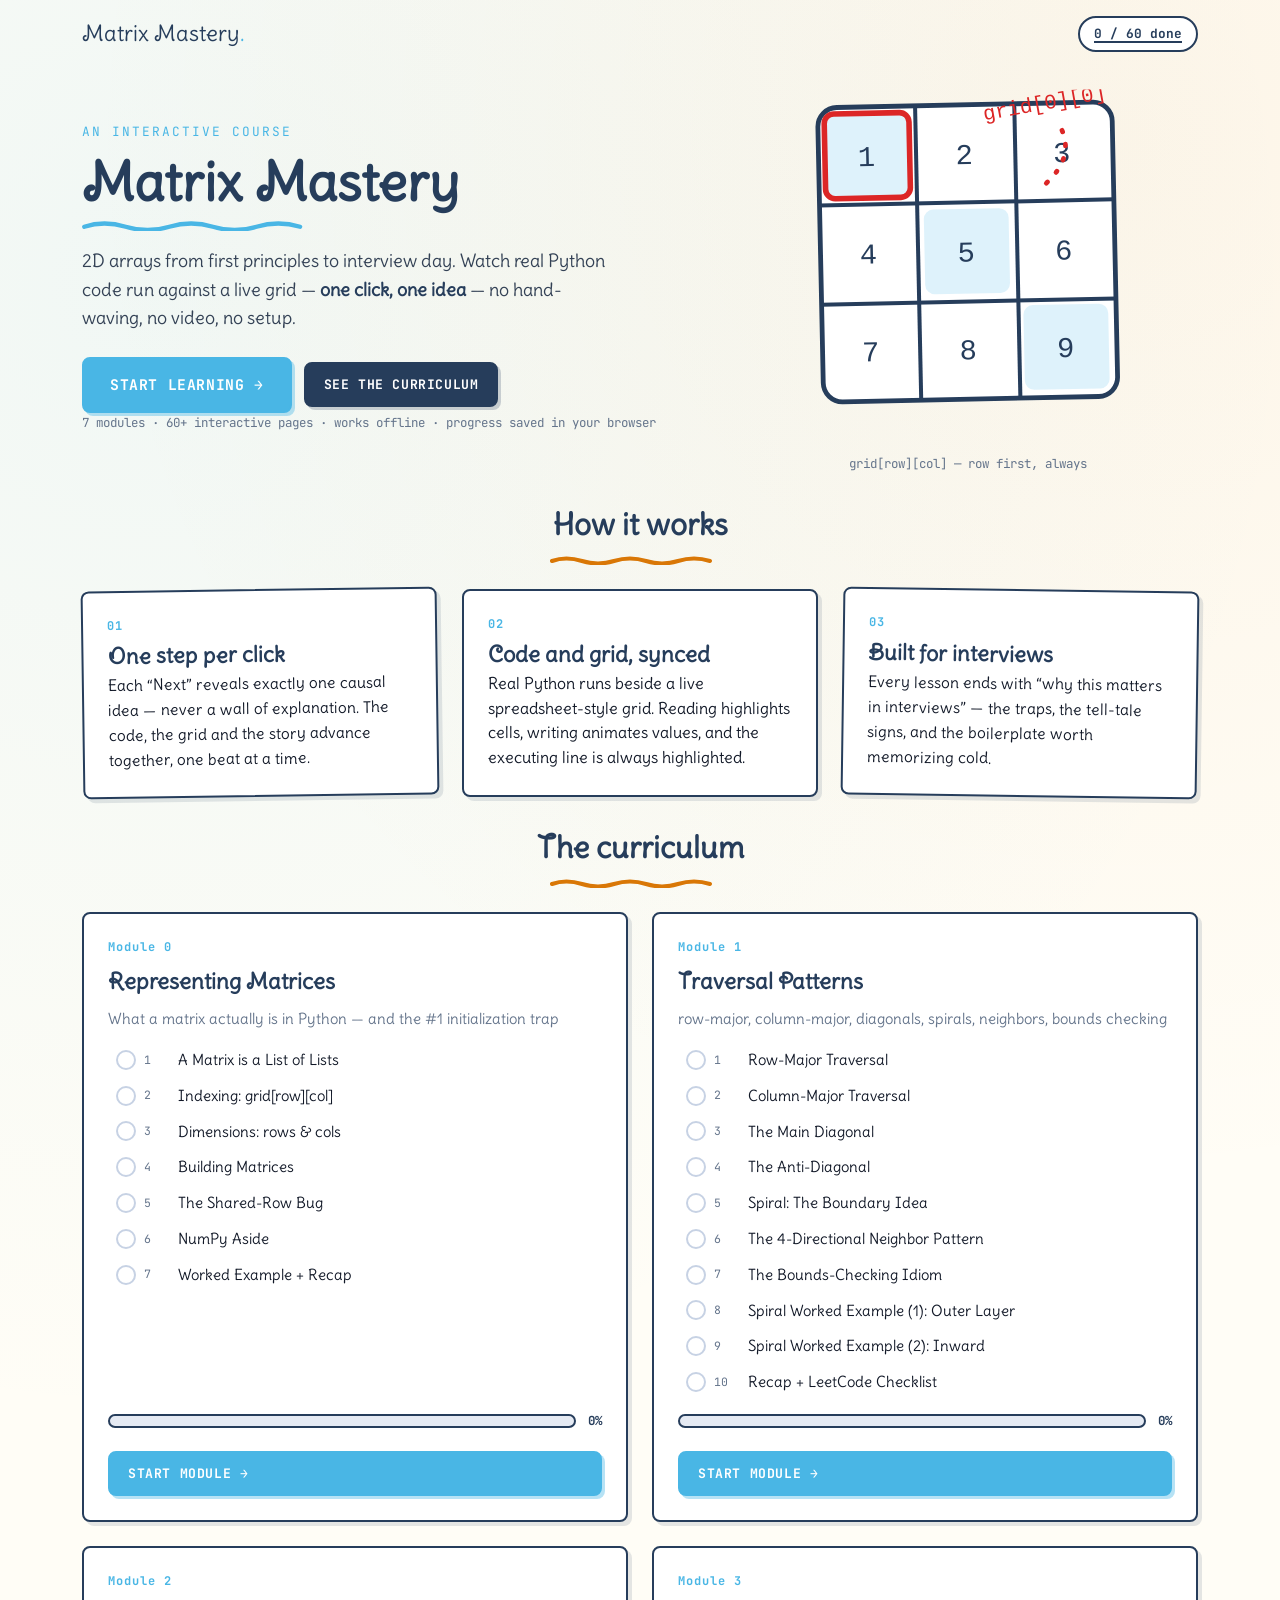
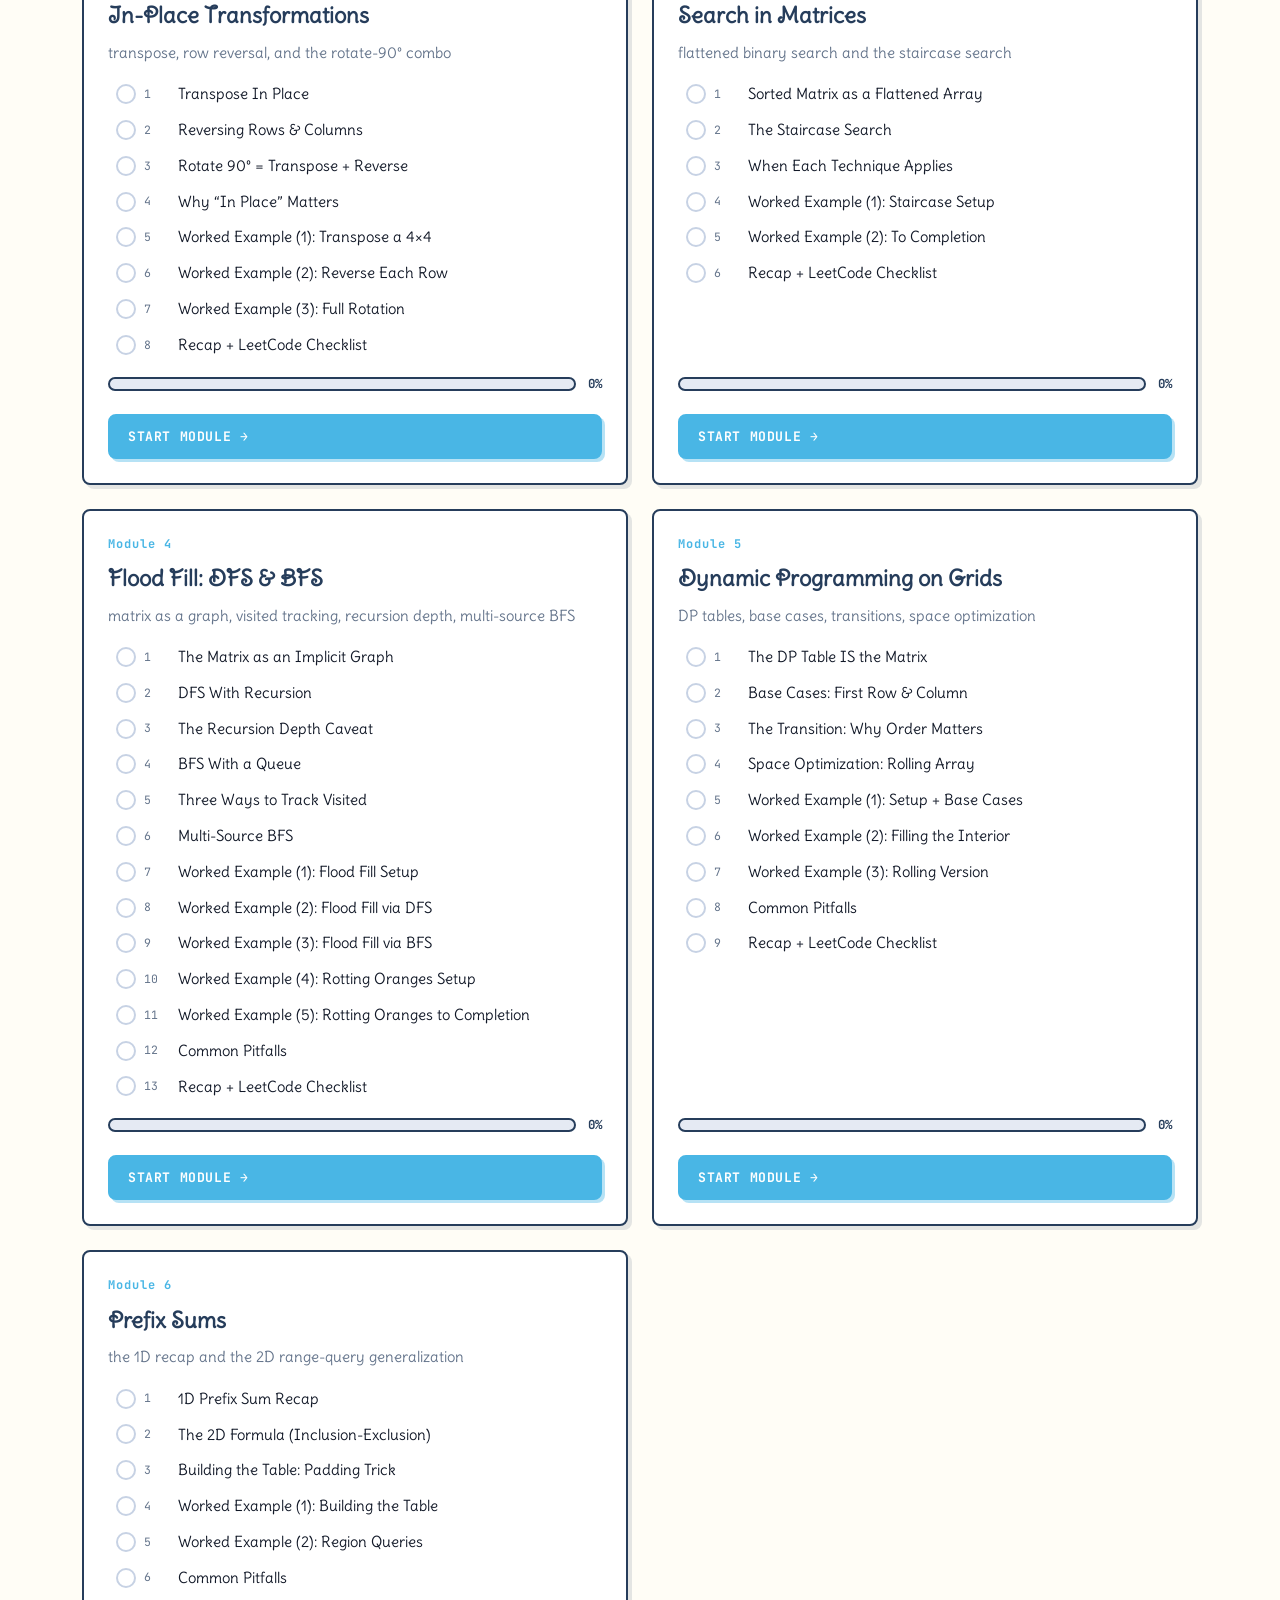
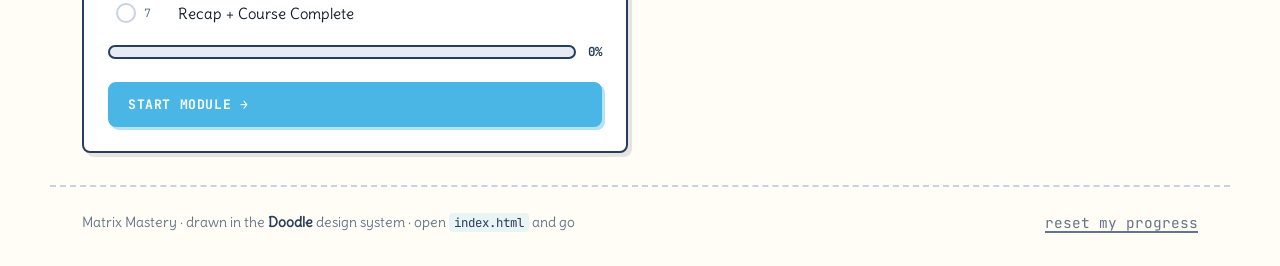
<file: index.html>
<!DOCTYPE html>
<html lang="en">
<head>
<meta charset="UTF-8">
<meta name="viewport" content="width=device-width, initial-scale=1.0">
<title>Matrix Mastery — Learn 2D arrays for coding interviews</title>
<link rel="preconnect" href="https://fonts.googleapis.com">
<link rel="preconnect" href="https://fonts.gstatic.com" crossorigin>
<link href="https://fonts.googleapis.com/css2?family=Delius+Swash+Caps&family=Delius&family=JetBrains+Mono:wght@400;500;700&display=swap" rel="stylesheet">
<link rel="stylesheet" href="css/style.css">
</head>
<body>

<header class="site-header">
  <a class="brand" href="index.html">Matrix Mastery<span class="tick">.</span></a>
  <a class="chip" id="progress-chip" href="#curriculum">0 / 7 done</a>
</header>

<section class="hero">
  <div class="hero-left">
    <div class="hero-eyebrow mono">an interactive course</div>
    <h1>Matrix Mastery</h1>
    <svg class="hero-squiggle" viewBox="0 0 220 12" aria-hidden="true">
      <path d="M2 8 Q 20 2 40 8 T 80 8 T 120 8 T 160 8 T 200 8" fill="none" stroke="#49B6E5" stroke-width="4" stroke-linecap="round"/>
    </svg>
    <p class="hero-sub">2D arrays from first principles to interview day. Watch real Python code run against a live grid — <strong>one click, one idea</strong> — no hand-waving, no video, no setup.</p>
    <div class="hero-cta">
      <a class="btn primary big" href="lesson.html?m=0&amp;p=1">Start learning →</a>
      <a class="btn" href="#curriculum">See the curriculum</a>
    </div>
    <p class="hero-note mono">7 modules · 60+ interactive pages · works offline · progress saved in your browser</p>
  </div>
  <div class="hero-grid-wrap">
    <svg class="hero-grid" viewBox="0 0 200 216" role="img" aria-label="A 3 by 3 grid with the diagonal cells highlighted">
      <g class="wobble">
        <rect x="8" y="8" width="184" height="184" rx="12" fill="#fff" stroke="#263D5B" stroke-width="3"/>
        <line x1="69" y1="8" x2="69" y2="192" stroke="#263D5B" stroke-width="2.5"/>
        <line x1="131" y1="8" x2="131" y2="192" stroke="#263D5B" stroke-width="2.5"/>
        <line x1="8" y1="69" x2="192" y2="69" stroke="#263D5B" stroke-width="2.5"/>
        <line x1="8" y1="131" x2="192" y2="131" stroke="#263D5B" stroke-width="2.5"/>
        <rect x="12" y="12" width="53" height="53" rx="6" fill="#49B6E5" opacity="0.18"/>
        <rect x="73" y="73" width="53" height="53" rx="6" fill="#49B6E5" opacity="0.18"/>
        <rect x="134" y="134" width="53" height="53" rx="6" fill="#49B6E5" opacity="0.18"/>
        <text x="38" y="45" font-family="monospace" font-size="18" fill="#263D5B" text-anchor="middle">1</text>
        <text x="99" y="45" font-family="monospace" font-size="18" fill="#263D5B" text-anchor="middle">2</text>
        <text x="160" y="45" font-family="monospace" font-size="18" fill="#263D5B" text-anchor="middle">3</text>
        <text x="38" y="106" font-family="monospace" font-size="18" fill="#263D5B" text-anchor="middle">4</text>
        <text x="99" y="106" font-family="monospace" font-size="18" fill="#263D5B" text-anchor="middle">5</text>
        <text x="160" y="106" font-family="monospace" font-size="18" fill="#263D5B" text-anchor="middle">6</text>
        <text x="38" y="167" font-family="monospace" font-size="18" fill="#263D5B" text-anchor="middle">7</text>
        <text x="99" y="167" font-family="monospace" font-size="18" fill="#263D5B" text-anchor="middle">8</text>
        <text x="160" y="167" font-family="monospace" font-size="18" fill="#263D5B" text-anchor="middle">9</text>
        <rect x="12" y="12" width="53" height="53" rx="6" fill="none" stroke="#DC2626" stroke-width="3.5"/>
      </g>
      <path d="M 150 58 Q 168 42 160 24" fill="none" stroke="#DC2626" stroke-width="3" stroke-linecap="round" stroke-dasharray="1 8"/>
      <text x="112" y="18" font-family="monospace" font-size="13" fill="#DC2626" transform="rotate(-9 112 18)">grid[0][0]</text>
    </svg>
    <div class="hero-grid-caption mono">grid[row][col] — row first, always</div>
  </div>
</section>

<section class="section">
  <div class="section-head">
    <h2>How it works</h2>
    <svg class="squiggle" viewBox="0 0 180 10" aria-hidden="true">
      <path d="M2 6 Q 16 1 32 6 T 64 6 T 96 6 T 128 6 T 160 6" fill="none" stroke="#D97706" stroke-width="4" stroke-linecap="round"/>
    </svg>
  </div>
  <div class="how-cards">
    <div class="how-card card">
      <div class="how-num mono">01</div>
      <h3>One step per click</h3>
      <p>Each “Next” reveals exactly one causal idea — never a wall of explanation. The code, the grid and the story advance together, one beat at a time.</p>
    </div>
    <div class="how-card card">
      <div class="how-num mono">02</div>
      <h3>Code and grid, synced</h3>
      <p>Real Python runs beside a live spreadsheet-style grid. Reading highlights cells, writing animates values, and the executing line is always highlighted.</p>
    </div>
    <div class="how-card card">
      <div class="how-num mono">03</div>
      <h3>Built for interviews</h3>
      <p>Every lesson ends with “why this matters in interviews” — the traps, the tell-tale signs, and the boilerplate worth memorizing cold.</p>
    </div>
  </div>
</section>

<section class="section" id="curriculum">
  <div class="section-head">
    <h2>The curriculum</h2>
    <svg class="squiggle" viewBox="0 0 180 10" aria-hidden="true">
      <path d="M2 6 Q 16 1 32 6 T 64 6 T 96 6 T 128 6 T 160 6" fill="none" stroke="#D97706" stroke-width="4" stroke-linecap="round"/>
    </svg>
  </div>
  <div class="mod-list" id="modules"><!-- modules rendered by js/course.js --></div>
</section>

<footer class="footer">
  <span>Matrix Mastery · drawn in the <strong>Doodle</strong> design system · open <code>index.html</code> and go</span>
  <a href="#" id="reset-progress" class="mono">reset my progress</a>
</footer>

<script src="js/course.js"></script>
<script>
(function () {
  "use strict";

  function h(tag, cls, html) {
    var e = document.createElement(tag);
    if (cls) e.className = cls;
    if (html != null) e.innerHTML = html;
    return e;
  }

  function updateChip() {
    var live = COURSE.modules.filter(function (m) { return m.status === "live" && m.lessons.length; });
    var total = 0, done = 0;
    live.forEach(function (m) {
      m.lessons.forEach(function (l) {
        total++;
        if (COURSE.isComplete(l.id)) done++;
      });
    });
    var chip = document.getElementById("progress-chip");
    chip.textContent = done + " / " + total + " done";
    chip.classList.toggle("chip--done", total > 0 && done === total);
  }

  function moduleCard(m) {
    var card = h("div", "card mod-card" + (m.status !== "live" ? " mod-card--soon" : ""));
    var head = h("div", "mod-head");
    head.appendChild(h("span", "mod-num mono", "Module " + m.id));
    if (m.status !== "live") head.appendChild(h("span", "stamp", "coming soon"));
    card.appendChild(head);
    card.appendChild(h("h3", "mod-title", m.title));

    if (m.status === "live" && m.lessons.length) {
      card.appendChild(h("p", "mod-tagline", m.tagline));
      var ul = h("ul", "lessons");
      m.lessons.forEach(function (l, i) {
        var row = h("a", "lesson-row" + (COURSE.isComplete(l.id) ? " done" : ""),
          '<span class="check">✓</span><span class="num mono">' + (i + 1) + "</span><span>" + l.title + "</span>");
        row.href = "lesson.html?m=" + m.id + "&p=" + (i + 1);
        ul.appendChild(row);
      });
      card.appendChild(ul);

      var p = COURSE.moduleProgress(m);
      var bar = h("div", "progress");
      bar.appendChild(h("div", "progress-bar", '<div class="progress-fill" style="width:' + Math.round(p * 100) + '%"></div>'));
      bar.appendChild(h("span", "progress-num mono", Math.round(p * 100) + "%"));
      card.appendChild(bar);

      var firstIncomplete = m.lessons.findIndex(function (l) { return !COURSE.isComplete(l.id); });
      var target = firstIncomplete === -1 ? 1 : firstIncomplete + 1;
      var cta = h("a", "btn primary mod-cta", firstIncomplete === -1 ? "Review module ✓" : "Start module →");
      cta.href = "lesson.html?m=" + m.id + "&p=" + target;
      card.appendChild(cta);
    } else {
      card.appendChild(h("p", "mod-tagline", m.tagline + " Lessons for this module are sketched out and being authored."));
    }
    return card;
  }

  function render() {
    var wrap = document.getElementById("modules");
    COURSE.modules.forEach(function (m) { wrap.appendChild(moduleCard(m)); });
    updateChip();
  }

  document.getElementById("reset-progress").addEventListener("click", function (e) {
    e.preventDefault();
    localStorage.removeItem(COURSE.progressKey);
    window.location.reload();
  });

  render();
})();
</script>
</body>
</html>
</file>
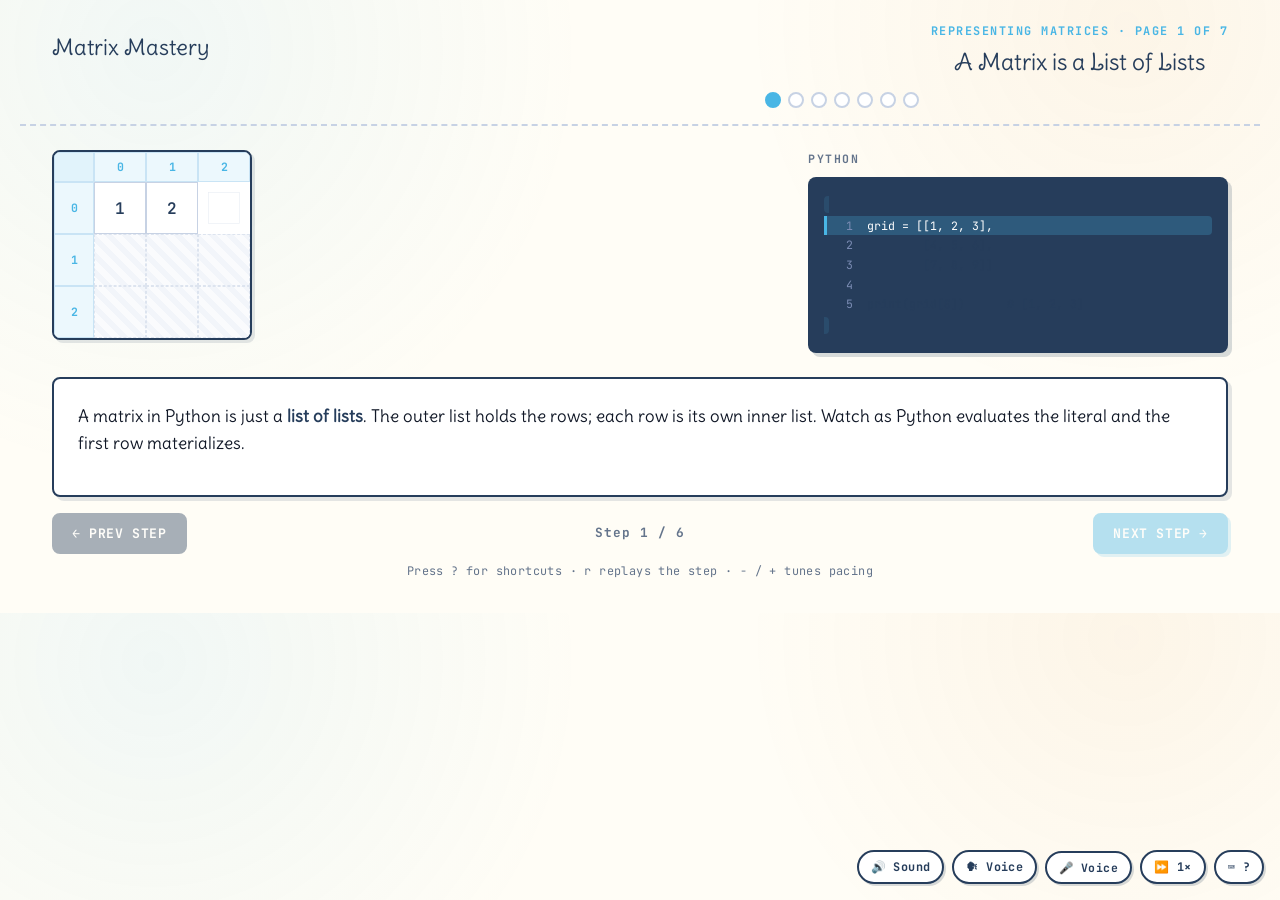
<file: lesson.html>
<!DOCTYPE html>
<html lang="en">
<head>
<meta charset="UTF-8">
<meta name="viewport" content="width=device-width, initial-scale=1.0">
<title>Lesson — Matrix Mastery</title>
<link rel="preconnect" href="https://fonts.googleapis.com">
<link rel="preconnect" href="https://fonts.gstatic.com" crossorigin>
<link href="https://fonts.googleapis.com/css2?family=Delius+Swash+Caps&family=Delius&family=JetBrains+Mono:wght@400;500;700&display=swap" rel="stylesheet">
<link rel="stylesheet" href="css/style.css">
</head>
<body>

<div id="app"></div>

<script src="js/course.js"></script>
<script src="js/audio.js"></script>
<script>
  /* Load the lesson file for ?m=<module>&p=<page> as a classic script so the
     whole thing works from file:// with zero build steps. */
  (function () {
    var q = new URLSearchParams(location.search);
    var m = q.get("m") || "0";
    var p = q.get("p") || "1";
    window.__lessonId = "m" + m + "-p" + p;
    document.write('<script src="js/lessons/' + window.__lessonId + '.js"><\/script>');
  })();
</script>
<script src="js/engine.js"></script>
<script>
  window.addEventListener("DOMContentLoaded", function () {
    var def = window.LESSONS && window.LESSONS[window.__lessonId];
    if (def) {
      document.title = def.title + " — Matrix Mastery";
      LessonEngine.mount(def, { module: def.module, page: def.page });
    } else {
      document.getElementById("app").innerHTML =
        '<main class="lesson-main"><div class="card"><h2>Lesson not found</h2>' +
        '<p>The lesson <code>' + window.__lessonId + '</code> does not exist yet. ' +
        '<a href="index.html">Back to the course home</a>.</p></div></main>';
    }
  });
</script>
</body>
</html>
</file>
<file: css/style.css>
/* ============================================================
   Matrix Mastery — Doodle design system
   Hand-drawn, playful, sketch-like. Tokens from DESIGN.md:
   primary #49B6E5 · secondary #263D5B · success #16A34A
   warning #D97706 · danger #DC2626 · surface #FFFFFF · text #111827
   fonts: Delius Swash Caps (display) · Delius (body) · JetBrains Mono
   ============================================================ */

:root {
  --primary: #49B6E5;
  --secondary: #263D5B;
  --success: #16A34A;
  --warning: #D97706;
  --danger: #DC2626;
  --surface: #FFFFFF;
  --text: #111827;
  --paper: #FFFDF6;              /* warm paper ground for the doodle feel */

  --sp-1: 4px; --sp-2: 8px; --sp-3: 12px; --sp-4: 16px; --sp-5: 24px; --sp-6: 32px;
  --r-sm: 4px; --r-md: 8px;

  --font-display: "Delius Swash Caps", "Comic Sans MS", cursive;
  --font-body: "Delius", "Comic Sans MS", cursive;
  --font-mono: "JetBrains Mono", "Courier New", monospace;

  --ink-soft: #64748B;
  --line: #C7D2E4;
  --cell: 52px;

  /* animation pacing multiplier (1 = normal, <1 = faster) — set by js/audio.js */
  --anim-mult: 1;
}

* { box-sizing: border-box; }

html { scroll-behavior: smooth; }

body {
  margin: 0;
  font-family: var(--font-body);
  font-size: 17px;
  line-height: 1.6;
  color: var(--text);
  background:
    radial-gradient(circle at 12% 8%, rgba(73, 182, 229, 0.08), transparent 34%),
    radial-gradient(circle at 88% 4%, rgba(217, 119, 6, 0.06), transparent 30%),
    var(--paper);
}

h1, h2, h3, h4 { font-family: var(--font-display); color: var(--secondary); line-height: 1.2; margin: 0 0 var(--sp-3); }

h1 { font-size: 2.6rem; }
h2 { font-size: 1.9rem; }
h3 { font-size: 1.35rem; }

p { margin: 0 0 var(--sp-3); }
a { color: var(--secondary); text-decoration-thickness: 2px; text-underline-offset: 3px; }

.mono { font-family: var(--font-mono); }
.display { font-family: var(--font-display); }

strong { color: var(--secondary); }
code, .inline-code {
  font-family: var(--font-mono);
  font-size: 0.86em;
  background: rgba(73, 182, 229, 0.12);
  color: var(--secondary);
  padding: 1px 5px;
  border-radius: var(--r-sm);
  white-space: nowrap;
}

/* ---------- buttons (sketchy chunky) ---------- */

.btn {
  font-family: var(--font-mono);
  font-weight: 700;
  font-size: 0.82rem;
  letter-spacing: 0.6px;
  text-transform: uppercase;
  color: #fff;
  background: var(--secondary);
  border: 2px solid var(--secondary);
  border-radius: var(--r-md);
  padding: 10px 18px;
  cursor: pointer;
  text-decoration: none;
  display: inline-block;
  box-shadow: 3px 3px 0 rgba(38, 61, 91, 0.22);
  transition: transform 0.08s ease, box-shadow 0.08s ease, background 0.15s;
}
.btn:hover { transform: translate(-1px, -1px) rotate(-0.6deg); box-shadow: 4px 4px 0 rgba(38, 61, 91, 0.28); }
.btn:active { transform: translate(2px, 2px); box-shadow: 1px 1px 0 rgba(38, 61, 91, 0.3); }
.btn:disabled { opacity: 0.4; cursor: default; transform: none; box-shadow: none; }
.btn.primary { background: var(--primary); border-color: var(--primary); box-shadow: 3px 3px 0 rgba(73, 182, 229, 0.4); }
.btn.primary:hover { box-shadow: 4px 4px 0 rgba(73, 182, 229, 0.5); }
.btn.ghost { background: transparent; color: var(--secondary); }
.btn.ghost:hover { background: rgba(73, 182, 229, 0.08); }
.btn.small { padding: 6px 10px; font-size: 0.75rem; }
.btn.big { padding: 14px 26px; font-size: 0.92rem; }

/* ---------- shared cards ---------- */

.card {
  background: var(--surface);
  border: 2px solid var(--secondary);
  border-radius: var(--r-md);
  box-shadow: 4px 4px 0 rgba(38, 61, 91, 0.12);
  padding: var(--sp-5);
}

.callout {
  border: 2px dashed var(--warning);
  background: rgba(217, 119, 6, 0.07);
  border-radius: var(--r-md);
  padding: var(--sp-4) var(--sp-5);
  margin-bottom: var(--sp-5);
}
.callout-label { color: var(--warning); font-size: 1.05rem; margin-bottom: var(--sp-2); }
.callout p { margin: 0; }

/* ============================================================
   LANDING PAGE
   ============================================================ */

.site-header {
  display: flex; align-items: center; justify-content: space-between;
  gap: var(--sp-4);
  padding: var(--sp-4) var(--sp-6);
  max-width: 1180px; margin: 0 auto; flex-wrap: wrap;
}
.brand { font-family: var(--font-display); font-size: 1.4rem; color: var(--secondary); text-decoration: none; }
.brand .tick { color: var(--primary); }
.chip {
  font-family: var(--font-mono); font-size: 0.8rem; font-weight: 700;
  color: var(--secondary); background: #fff;
  border: 2px solid var(--secondary); border-radius: 999px;
  padding: 6px 14px;
}
.chip--done { color: var(--success); border-color: var(--success); }

.hero {
  display: grid; grid-template-columns: 1.15fr 0.85fr; gap: var(--sp-6);
  max-width: 1180px; margin: var(--sp-5) auto var(--sp-6); padding: 0 var(--sp-6);
  align-items: center;
}
.hero-eyebrow { font-family: var(--font-mono); font-size: 0.8rem; letter-spacing: 2px; text-transform: uppercase; color: var(--primary); margin-bottom: var(--sp-2); }
.hero h1 { font-size: 3.3rem; margin-bottom: var(--sp-2); }
.hero-squiggle { display: block; margin: -4px 0 var(--sp-4); width: 240px; }
.hero-sub { font-size: 1.12rem; color: #334155; max-width: 30em; }
.hero-cta { display: flex; gap: var(--sp-3); align-items: center; margin-top: var(--sp-5); flex-wrap: wrap; }
.hero-note { font-family: var(--font-mono); font-size: 0.78rem; color: var(--ink-soft); }

.hero-grid-wrap { text-align: center; }
.hero-grid { width: min(320px, 100%); transform: rotate(-1.2deg); }
.hero-grid .wobble { transform-origin: 50% 50%; animation: wiggle 5s ease-in-out infinite; }
@keyframes wiggle {
  0%, 100% { transform: rotate(-1.2deg); }
  50% { transform: rotate(-0.2deg); }
}
.hero-grid-caption { font-family: var(--font-mono); font-size: 0.78rem; color: var(--ink-soft); margin-top: var(--sp-2); }

.section { max-width: 1180px; margin: 0 auto var(--sp-6); padding: 0 var(--sp-6); }
.section-head { text-align: center; margin-bottom: var(--sp-5); }
.section-head .squiggle { width: 180px; margin: 0 auto; display: block; }

.how-cards { display: grid; grid-template-columns: repeat(3, 1fr); gap: var(--sp-5); }
.how-card { position: relative; }
.how-card:nth-child(1) { transform: rotate(-0.8deg); }
.how-card:nth-child(3) { transform: rotate(0.8deg); }
.how-card:hover { transform: rotate(0deg); }
.how-num { font-family: var(--font-mono); font-size: 0.75rem; font-weight: 700; color: var(--primary); letter-spacing: 1px; }
.how-card h3 { margin: var(--sp-2) 0 var(--sp-1); }
.how-card p { margin: 0; font-size: 0.97rem; }

/* module roadmap */

.mod-list { display: grid; gap: var(--sp-5); grid-template-columns: 1fr 1fr; }
.mod-card { display: flex; flex-direction: column; gap: var(--sp-3); position: relative; }
.mod-card:hover { transform: translateY(-2px) rotate(-0.3deg); box-shadow: 5px 5px 0 rgba(38, 61, 91, 0.16); }
.mod-card--soon { opacity: 0.82; border-style: dashed; box-shadow: none; }
.mod-card--soon:hover { transform: none; box-shadow: none; }
.mod-head { display: flex; align-items: baseline; justify-content: space-between; gap: var(--sp-3); }
.mod-num { font-family: var(--font-mono); font-size: 0.75rem; font-weight: 700; color: var(--primary); letter-spacing: 1px; }
.mod-title { font-family: var(--font-display); font-size: 1.35rem; margin: 0; }
.mod-tagline { color: var(--ink-soft); font-size: 0.95rem; margin: 0; }
.stamp {
  font-family: var(--font-mono); font-size: 0.72rem; font-weight: 700;
  letter-spacing: 1.5px; text-transform: uppercase; color: var(--danger);
  border: 2.5px solid var(--danger); border-radius: var(--r-sm);
  padding: 3px 10px; transform: rotate(4deg); white-space: nowrap;
}
.lessons { list-style: none; margin: 0; padding: 0; display: grid; gap: 2px; }
.lesson-row {
  display: flex; align-items: center; gap: var(--sp-2);
  padding: 5px 8px; border-radius: var(--r-sm);
  font-size: 0.93rem; text-decoration: none; color: var(--text);
}
.lesson-row:hover { background: rgba(73, 182, 229, 0.1); }
.lesson-row .check {
  font-family: var(--font-mono); font-size: 0.72rem; font-weight: 700;
  width: 20px; height: 20px; border-radius: 50%; flex: none;
  display: inline-flex; align-items: center; justify-content: center;
  border: 2px solid var(--line); color: transparent;
}
.lesson-row.done .check { background: var(--success); border-color: var(--success); color: #fff; }
.lesson-row .num { font-family: var(--font-mono); font-size: 0.72rem; color: var(--ink-soft); width: 26px; flex: none; }

.progress { display: flex; align-items: center; gap: var(--sp-3); margin-top: auto; }
.progress-bar { flex: 1; height: 14px; background: #E5EAF3; border: 2px solid var(--secondary); border-radius: 999px; overflow: hidden; }
.progress-fill { height: 100%; background: linear-gradient(90deg, var(--primary), #7BD0F2); border-radius: 999px; transition: width 0.4s ease; }
.progress-num { font-family: var(--font-mono); font-size: 0.78rem; font-weight: 700; color: var(--secondary); white-space: nowrap; }

.mod-cta { margin-top: var(--sp-2); }

.footer {
  border-top: 2px dashed var(--line);
  padding: var(--sp-5) var(--sp-6) var(--sp-6);
  max-width: 1180px; margin: var(--sp-6) auto 0;
  display: flex; justify-content: space-between; align-items: center; gap: var(--sp-4); flex-wrap: wrap;
  color: var(--ink-soft); font-size: 0.9rem;
}
.footer a { color: var(--ink-soft); }

/* ============================================================
   LESSON PAGE
   ============================================================ */

.topbar {
  display: grid; grid-template-columns: 1fr auto; align-items: center; gap: var(--sp-3);
  padding: var(--sp-4) var(--sp-6);
  border-bottom: 2px dashed var(--line);
  max-width: 1240px; margin: 0 auto;
}
.topbar-left { display: flex; align-items: center; gap: var(--sp-3); }
.topbar-title { text-align: center; }
.topbar-module { font-size: 0.74rem; letter-spacing: 1.5px; text-transform: uppercase; color: var(--primary); font-weight: 700; }
.topbar-lesson { display: block; font-size: 1.45rem; color: var(--secondary); }
.dots { display: flex; gap: 7px; justify-content: flex-end; }
.dot {
  width: 16px; height: 16px; border-radius: 50%;
  border: 2.5px solid var(--line); background: #fff;
  display: inline-flex; align-items: center; justify-content: center;
  font-family: var(--font-mono); font-size: 0.6rem; font-weight: 700; color: #fff;
  text-decoration: none; transition: transform 0.1s;
}
.dot:hover { transform: scale(1.25); }
.dot--active { border-color: var(--primary); background: var(--primary); }
.dot--done { border-color: var(--success); background: var(--success); }

.lesson-main { max-width: 1240px; margin: 0 auto; padding: var(--sp-5) var(--sp-6) var(--sp-6); }

.stage {
  display: grid; grid-template-columns: minmax(0, 1fr) minmax(300px, 420px);
  gap: var(--sp-5); align-items: start;
}
.panel-strip { display: flex; gap: var(--sp-5); flex-wrap: wrap; }
.panel { display: inline-block; }
.panel-label {
  font-size: 0.74rem; font-weight: 700; letter-spacing: 0.5px;
  color: var(--ink-soft); margin-bottom: var(--sp-2);
  text-transform: uppercase;
}
.panel--numpy .cell { background: rgba(73, 182, 229, 0.09); border-style: dashed; }

/* the grid — spreadsheet metaphor */

.grid {
  display: grid; position: relative; width: max-content;
  border: 2px solid var(--secondary); border-radius: var(--r-md);
  background: #fff; overflow: hidden;
  box-shadow: 3px 3px 0 rgba(38, 61, 91, 0.12);
}
.gheader {
  display: flex; align-items: center; justify-content: center;
  font-family: var(--font-mono); font-size: 0.72rem; font-weight: 700;
  color: var(--primary); background: rgba(73, 182, 229, 0.1);
  border: 1px solid #C9E4F5;
}
.gheader--corner { background: rgba(73, 182, 229, 0.16); }
.cell {
  width: var(--cell); height: var(--cell);
  border: 1px solid var(--line);
  display: flex; align-items: center; justify-content: center;
  font-family: var(--font-mono); font-weight: 600; font-size: 1rem;
  color: var(--secondary); background: #fff; position: relative;
  transition: background 0.2s;
}
.cell--blank { border-style: dashed; border-color: #DDE4EF; background: repeating-linear-gradient(45deg, #FAFBFD, #FAFBFD 6px, #F2F5FA 6px, #F2F5FA 12px); }
.grid-empty {
  padding: 26px 34px; color: var(--ink-soft); font-size: 0.85rem;
  border: 2px dashed var(--line); border-radius: var(--r-sm);
}

.cell.trail { background: rgba(73, 182, 229, 0.12); }
.cell.flash { animation: flash calc(var(--anim-mult) * 0.5s) ease; }
@keyframes flash {
  0% { background: rgba(217, 119, 6, 0.45); }
  100% { background: rgba(217, 119, 6, 0.12); }
}
.cell.cell--writing { transform: scale(0.6); opacity: 0.4; transition: transform calc(var(--anim-mult) * 0.15s), opacity calc(var(--anim-mult) * 0.15s); }
.cell.cell--fresh { animation: fresh calc(var(--anim-mult) * 0.55s) ease; }
@keyframes fresh {
  0% { transform: scale(0.7); background: rgba(22, 163, 74, 0.55); }
  60% { transform: scale(1.12); }
  100% { transform: scale(1); background: rgba(22, 163, 74, 0.14); }
}
.cell.cell--pop { animation: pop calc(var(--anim-mult) * 0.3s) ease backwards; }
@keyframes pop {
  0% { transform: scale(0.4); opacity: 0; }
  100% { transform: scale(1); opacity: 1; }
}
.cell.shared {
  outline: 2px dashed var(--warning); outline-offset: -2px;
  background: rgba(217, 119, 6, 0.08);
}

/* semantic cell states used across modules 1-6 */
.cell.dim { opacity: 0.32; }
.cell.diag { background: rgba(22, 163, 74, 0.16); outline: 2px solid var(--success); outline-offset: -2px; }
.cell.edge-top { box-shadow: inset 0 4px 0 var(--primary); }
.cell.edge-right { box-shadow: inset 4px 0 0 var(--success); }
.cell.edge-bottom { box-shadow: inset 0 -4px 0 var(--warning); }
.cell.edge-left { box-shadow: inset -4px 0 0 var(--danger); }
.cell.bug { background: rgba(220, 38, 38, 0.16); outline: 2px dashed var(--danger); outline-offset: -2px; }
.cell.found { background: rgba(22, 163, 74, 0.28); outline: 3px solid var(--success); outline-offset: -2px; animation: fresh calc(var(--anim-mult) * 0.9s) ease; }
.cell.padded { background: #EEF2F7; color: #94A3B8; }
.cell.blocked { background: repeating-linear-gradient(45deg, #475569, #475569 8px, #64748B 8px, #64748B 16px); color: #fff; border-color: #334155; }

/* value-class color palettes (flood fill, rotting oranges, DP colors) */
.cell.c1 { background: #FCA5A5; color: #7F1D1D; }
.cell.c2 { background: #93C5FD; color: #1E3A8A; }
.cell.c3 { background: #86EFAC; color: #14532D; }
.cell.c4 { background: #FDE047; color: #713F12; }
.cell.c5 { background: #D8B4FE; color: #4C1D95; }
.cell.c9 { background: #4ADE80; color: #052E16; font-weight: 800; }
.cell--land { background: #FDE68A; color: #92400E; }
.cell--water { background: #BAE6FD; color: #075985; }
.cell--rotten { background: #A78BFA; color: #4C1D95; }
.cell--orange { background: #FDBA74; color: #9A3412; }
.cell--gone { background: #E2E8F0; color: #64748B; }

.pointer {
  position: absolute; z-index: 5; pointer-events: none;
  display: flex; align-items: flex-end; justify-content: flex-end;
  border: 3px solid var(--danger); border-radius: var(--r-sm);
  background: rgba(220, 38, 38, 0.06);
  transition: left calc(var(--anim-mult) * 0.18s) ease, top calc(var(--anim-mult) * 0.18s) ease,
              width calc(var(--anim-mult) * 0.18s) ease, height calc(var(--anim-mult) * 0.18s) ease;
}
.p-badge {
  font-size: 0.62rem; font-weight: 700; color: #fff; background: var(--danger);
  padding: 1px 5px; border-radius: 3px; transform: translate(3px, 3px);
  white-space: nowrap;
}

/* code pane */

.code-pane { min-width: 0; }
.code-pane-label {
  font-size: 0.72rem; font-weight: 700; letter-spacing: 1.5px; text-transform: uppercase;
  color: var(--ink-soft); margin-bottom: var(--sp-2);
}
.code {
  background: var(--secondary); color: #E2E8F0;
  border-radius: var(--r-md); padding: var(--sp-4);
  font-size: 0.84rem; line-height: 1.7; overflow-x: auto;
  box-shadow: 4px 4px 0 rgba(38, 61, 91, 0.18);
  margin: 0;
}
.code .ln { display: block; padding: 0 8px 0 0; border-left: 3px solid transparent; border-radius: 0 var(--r-sm) var(--r-sm) 0; white-space: pre; }
.code .lnno {
  display: inline-block; width: 26px; text-align: right; margin-right: 14px;
  color: #7C8DB5; user-select: none;
}
.code .ln.exec { background: rgba(73, 182, 229, 0.24); border-left-color: var(--primary); color: #fff; }
.inline-code { margin-top: var(--sp-3); }

/* explainer + controls */

.explain { margin-top: var(--sp-5); min-height: 120px; }
.explain p:last-child { margin-bottom: 0; }
.explain .diagram { margin-top: var(--sp-3); }

.controls {
  display: flex; align-items: center; justify-content: space-between; gap: var(--sp-3);
  margin-top: var(--sp-4); flex-wrap: wrap;
}
.step-label { font-size: 0.8rem; font-weight: 700; color: var(--ink-soft); letter-spacing: 1px; }

.finish { margin-top: var(--sp-5); }
.finish .btn { margin-top: var(--sp-2); }
.banner {
  border: 3px solid var(--success); background: rgba(22, 163, 74, 0.08);
  border-radius: var(--r-md); padding: var(--sp-4) var(--sp-5);
  font-size: 1.25rem; color: var(--success); margin-bottom: var(--sp-5);
}
.recap-list { list-style: none; margin: 0; padding: 0; display: grid; gap: var(--sp-2); }
.recap-list li { display: flex; gap: var(--sp-2); align-items: baseline; }
.recap-list .check { color: var(--success); font-family: var(--font-mono); font-weight: 700; flex: none; }

/* diagrams + tables inside step text */

.diagram { display: inline-block; }
.dbox {
  border: 2px solid var(--secondary); border-radius: var(--r-sm);
  padding: var(--sp-3); font-family: var(--font-mono); font-size: 0.8rem;
  color: var(--secondary); background: #fff; display: inline-block; min-width: 220px;
}
.d-outer { box-shadow: 3px 3px 0 rgba(38, 61, 91, 0.12); }
.drow {
  display: block; margin-top: var(--sp-2); padding: var(--sp-1) var(--sp-2);
  border: 1.5px dashed var(--primary); border-radius: var(--r-sm);
  background: rgba(73, 182, 229, 0.06);
}
.drow--shared { border-color: var(--warning); background: rgba(217, 119, 6, 0.08); }
.diagram-cap { font-size: 0.72rem; color: var(--ink-soft); margin: var(--sp-2) 0 0; }

.compare { border-collapse: collapse; margin-top: var(--sp-3); width: 100%; max-width: 620px; font-size: 0.9rem; }
.compare th, .compare td { border: 1.5px solid var(--line); padding: 8px 12px; text-align: left; background: #fff; }
.compare th { font-family: var(--font-mono); font-size: 0.76rem; text-transform: uppercase; letter-spacing: 0.5px; background: rgba(73, 182, 229, 0.1); color: var(--secondary); }
.compare tr:first-child td:first-child { background: rgba(73, 182, 229, 0.05); font-family: var(--font-mono); font-size: 0.76rem; color: var(--ink-soft); }

/* ============================================================
   SOUND / VOICE / PACING TOOLBAR + HELP
   ============================================================ */

.fxbar {
  position: fixed; right: var(--sp-4); bottom: var(--sp-4); z-index: 40;
  display: flex; gap: var(--sp-2); align-items: center; flex-wrap: wrap;
  justify-content: flex-end; max-width: calc(100vw - var(--sp-6));
}
.fx-btn {
  font-family: var(--font-mono); font-size: 0.74rem; font-weight: 700;
  letter-spacing: 0.4px; color: var(--secondary);
  background: #fff; border: 2px solid var(--secondary);
  border-radius: 999px; padding: 7px 12px; cursor: pointer;
  box-shadow: 2px 2px 0 rgba(38, 61, 91, 0.18);
  transition: transform 0.08s ease, box-shadow 0.08s ease, opacity 0.15s;
}
.fx-btn:hover { transform: translateY(-1px); box-shadow: 3px 3px 0 rgba(38, 61, 91, 0.26); }
.fx-btn:active { transform: translate(1px, 1px); box-shadow: none; }
.fx-btn.is-off { opacity: 0.45; }
.fx-btn.is-off:hover { opacity: 0.85; }

/* voice picker */
.voice-pick-wrap { position: relative; }
.voice-pick-btn { font-size: 0.72rem; }
.voice-picker-dd {
  display: none; position: absolute; bottom: calc(100% + 8px); right: 0;
  background: #fff; border: 2px solid var(--secondary); border-radius: var(--r-md);
  box-shadow: 4px 4px 0 rgba(38, 61, 91, 0.18);
  max-height: 280px; overflow-y: auto; min-width: 200px;
  z-index: 60; padding: var(--sp-1) 0;
  animation: fadein calc(var(--anim-mult) * 0.12s) ease;
}
.voice-picker-dd.open { display: block; }
.voice-pick-item {
  display: block; width: 100%; text-align: left;
  font-family: var(--font-mono); font-size: 0.74rem; font-weight: 500;
  color: var(--ink); background: transparent; border: none;
  padding: 7px 14px; cursor: pointer; white-space: nowrap;
  transition: background 0.1s;
}
.voice-pick-item:hover { background: rgba(73, 182, 229, 0.1); }
.voice-pick-item.active { background: rgba(73, 182, 229, 0.18); font-weight: 700; }

.help-overlay {
  position: fixed; inset: 0; z-index: 50;
  background: rgba(38, 61, 91, 0.35);
  display: flex; align-items: center; justify-content: center;
  padding: var(--sp-5);
  animation: fadein calc(var(--anim-mult) * 0.18s) ease;
}
@keyframes fadein { from { opacity: 0; } to { opacity: 1; } }
.help-card { width: min(420px, 100%); position: relative; }
.help-card h3 { margin-top: 0; }
.help-keys { display: grid; gap: var(--sp-2); margin: var(--sp-3) 0; }
.help-row { display: flex; align-items: baseline; gap: var(--sp-3); font-size: 0.95rem; }
.kbd {
  font-family: var(--font-mono); font-size: 0.72rem; font-weight: 700;
  color: var(--secondary); background: rgba(73, 182, 229, 0.1);
  border: 1.5px solid var(--secondary); border-bottom-width: 3px;
  border-radius: var(--r-sm); padding: 2px 8px; white-space: nowrap;
}
.help-note { font-size: 0.82rem; color: var(--ink-soft); margin: 0; }

.kbd-hint {
  font-size: 0.74rem; color: var(--ink-soft);
  margin-top: var(--sp-2); text-align: center; letter-spacing: 0.4px;
}

/* ---------- responsive ---------- */

@media (max-width: 940px) {
  .stage { grid-template-columns: 1fr; }
  .hero { grid-template-columns: 1fr; }
  .hero-grid-wrap { order: -1; }
  .mod-list { grid-template-columns: 1fr; }
  .how-cards { grid-template-columns: 1fr; }
  .topbar { grid-template-columns: 1fr; text-align: center; }
  .topbar-left { justify-content: center; }
  .dots { justify-content: center; }
  :root { --cell: 44px; }
}
</file>
